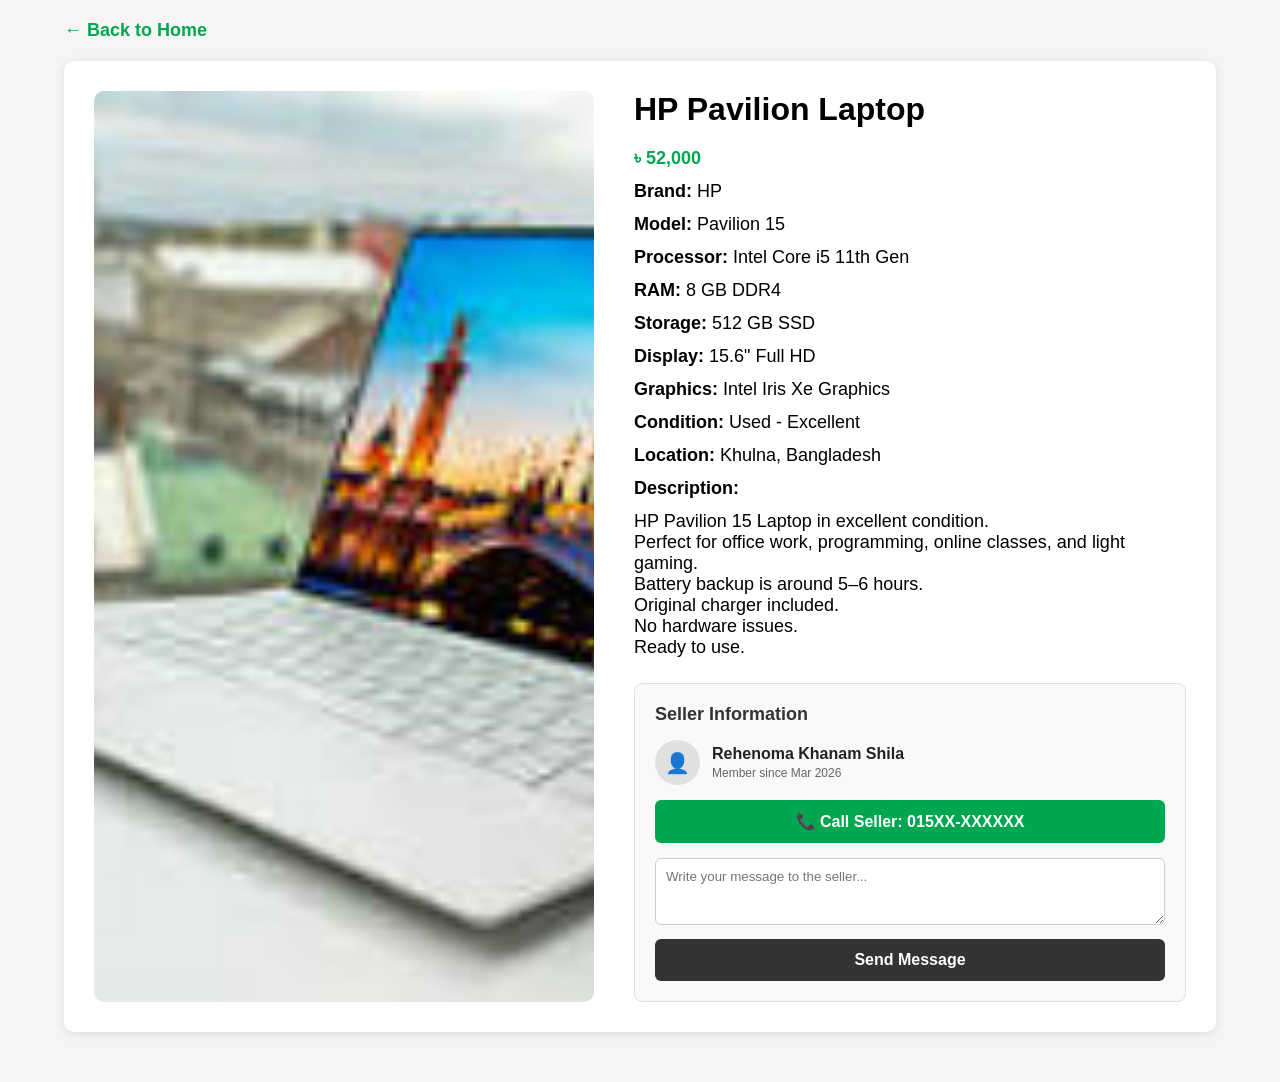
<file: laptop-details.html>
<!DOCTYPE html>
<html lang="en">
<head>
    <meta charset="UTF-8">
    <meta name="viewport" content="width=device-width, initial-scale=1.0">
    <title>HP Pavilion Laptop</title>

    <style>
    *{
        margin:0;
        padding:0;
        box-sizing:border-box;
        font-family:Arial, sans-serif;
    }

    body{
        background:#f5f5f5;
    }

    .container{
        width:90%;
        max-width:1200px;
        margin:auto;
        padding-bottom: 50px;
    }

    .back-btn{
        display:inline-block;
        margin:20px 0;
        text-decoration:none;
        color:#00a650;
        font-size:18px;
        font-weight:bold;
    }

    .details{
        display:flex;
        gap:40px;
        background:white;
        padding:30px;
        border-radius:10px;
        box-shadow:0 2px 10px rgba(0,0,0,.1);
    }

    .details img{
        width:500px;
        height: auto;
        object-fit: cover;
        border-radius:10px;
    }

    .info{
        flex:1;
    }

    .info h1{
        margin-bottom:20px;
    }

    .price{
        color:#00a650;
        font-size:35px;
        font-weight:bold;
        margin-bottom:20px;
    }

    .info p{
        margin-bottom:12px;
        font-size:18px;
    }

    /* --- Seller Contact Card Styling --- */
    .seller-contact-card {
        background-color: #f9f9f9;
        border: 1px solid #e0e0e0;
        border-radius: 8px;
        padding: 20px;
        margin-top: 25px;
    }

    .seller-contact-card h3 {
        margin-bottom: 15px;
        font-size: 18px;
        color: #333;
    }

    .seller-profile {
        display: flex;
        align-items: center;
        gap: 12px;
        margin-bottom: 15px;
    }

    .seller-avatar {
        width: 45px;
        height: 45px;
        background-color: #e0e0e0;
        border-radius: 50%;
        display: flex;
        align-items: center;
        justify-content: center;
        font-size: 20px;
    }

    .seller-details h4 {
        margin: 0;
        font-size: 16px;
        color: #222;
    }

    .seller-details .member-since {
        margin: 3px 0 0 0;
        font-size: 12px;
        color: #666;
    }

    .btn {
        display: block;
        width: 100%;
        padding: 12px 15px;
        border-radius: 6px;
        text-align: center;
        font-weight: bold;
        text-decoration: none;
        box-sizing: border-box;
        font-size: 16px;
        cursor: pointer;
        border: none;
    }

    .btn-call {
        background-color: #00a650;
        color: #ffffff;
        margin-bottom: 15px;
        transition: background-color 0.2s ease;
    }

    .btn-call:hover {
        background-color: #00863f;
    }

    .contact-form textarea {
        width: 100%;
        padding: 10px;
        border: 1px solid #ccc;
        border-radius: 6px;
        resize: vertical;
        box-sizing: border-box;
        font-family: inherit;
        margin-bottom: 10px;
    }

    .contact-form textarea:focus {
        outline: none;
        border-color: #00a650;
    }

    .btn-submit {
        background-color: #333333;
        color: #ffffff;
        transition: background-color 0.2s ease;
    }

    .btn-submit:hover {
        background-color: #111111;
    }
    </style>
</head>

<body>

<div class="container">

<a href="index.html" class="back-btn">← Back to Home</a>

<div class="details">

<img src="hp laptop.jpg" alt="HP Pavilion Laptop">

<div class="info">

<h1>HP Pavilion Laptop</h1>

<p class="price">৳ 52,000</p>

<p><strong>Brand:</strong> HP</p>

<p><strong>Model:</strong> Pavilion 15</p>

<p><strong>Processor:</strong> Intel Core i5 11th Gen</p>

<p><strong>RAM:</strong> 8 GB DDR4</p>

<p><strong>Storage:</strong> 512 GB SSD</p>

<p><strong>Display:</strong> 15.6" Full HD</p>

<p><strong>Graphics:</strong> Intel Iris Xe Graphics</p>

<p><strong>Condition:</strong> Used - Excellent</p>

<p><strong>Location:</strong> Khulna, Bangladesh</p>

<p><strong>Description:</strong></p>

<p>
HP Pavilion 15 Laptop in excellent condition.<br>
Perfect for office work, programming, online classes, and light gaming.<br>
Battery backup is around 5–6 hours.<br>
Original charger included.<br>
No hardware issues.<br>
Ready to use.
</p>

<!-- Seller Information Section -->
<div class="seller-contact-card">
    <h3>Seller Information</h3>
    
    <div class="seller-profile">
        <div class="seller-avatar">👤</div>
        <div class="seller-details">
            <h4>Rehenoma Khanam Shila</h4>
            <p class="member-since">Member since Mar 2026</p>
        </div>
    </div>

    <!-- Call Button -->
    <a href="tel:+8801900000000" class="btn btn-call">
        📞 Call Seller: 015XX-XXXXXX
    </a>

    <!-- Send Message Form -->
    <form class="contact-form">
        <textarea placeholder="Write your message to the seller..." rows="3" required></textarea>
        <button type="submit" class="btn btn-submit">Send Message</button>
    </form>
</div>

</div>

</div>

</div>

</body>
</html>
</file>
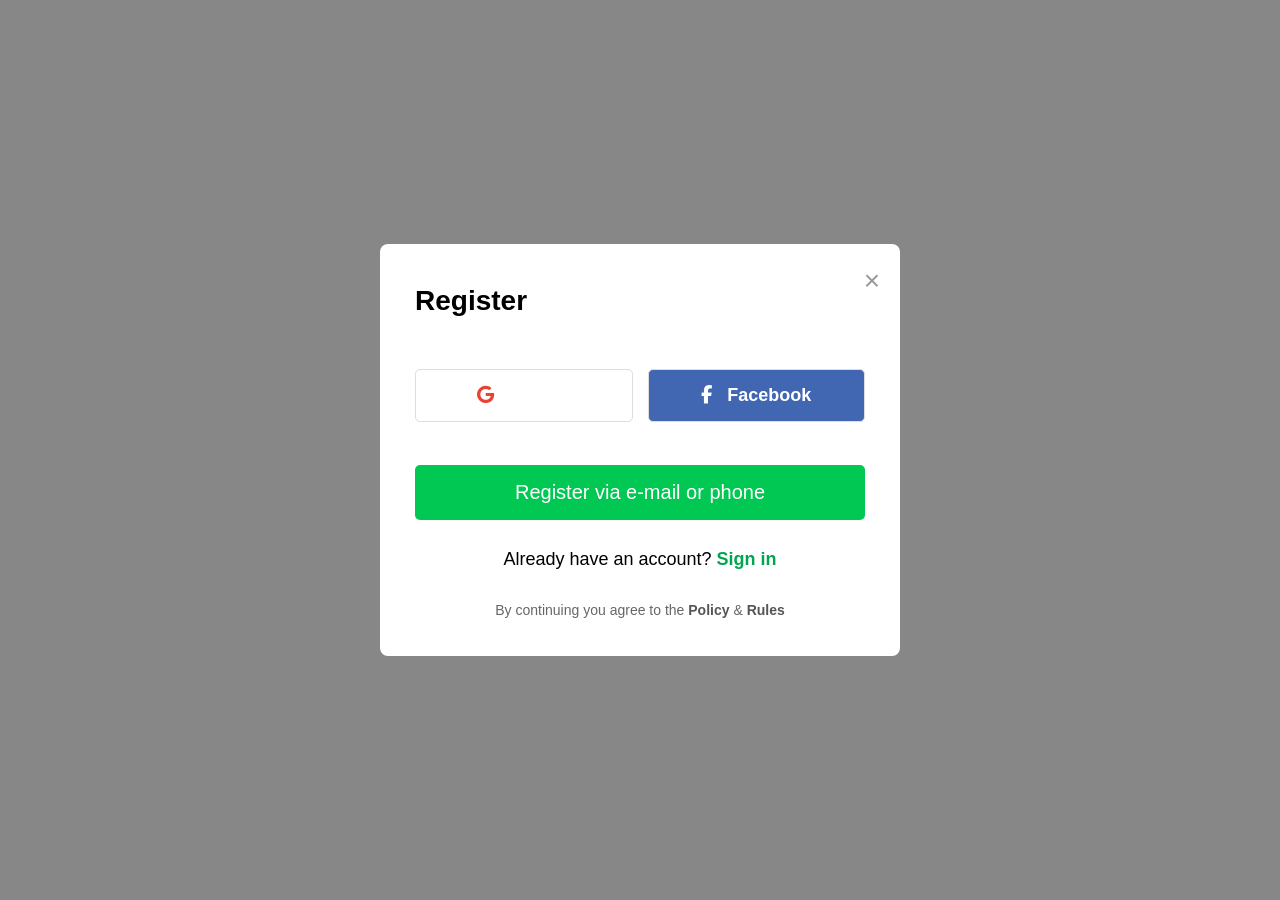
<file: Registration.html>
<!DOCTYPE html>
<html lang="en">
<head>
    <meta charset="UTF-8">
    <meta name="viewport" content="width=device-width, initial-scale=1.0">
    <title>Registration Popup</title>

    <!-- Font Awesome -->
    <link rel="stylesheet"
    href="https://cdnjs.cloudflare.com/ajax/libs/font-awesome/6.5.2/css/all.min.css">

    <link rel="stylesheet" href="style.css">
</head>
<body>

<div class="overlay">

    <div class="popup">

        <span class="close">&times;</span>

        <h2>Register</h2>

        <div class="social">

            <button class="google">
                <i class="fa-brands fa-google"></i>
                Google
            </button>

            <button class="facebook">
                <i class="fa-brands fa-facebook-f"></i>
                Facebook
            </button>

        </div>

        <button class="email-btn">
            Register via e-mail or phone
        </button>

        <p class="signin">
            Already have an account?
            <a href="#">Sign in</a>
        </p>

        <p class="terms">
            By continuing you agree to the
            <a href="#">Policy</a> &
            <a href="#">Rules</a>
        </p>

    </div>

</div>

</body>
</html>
</file>
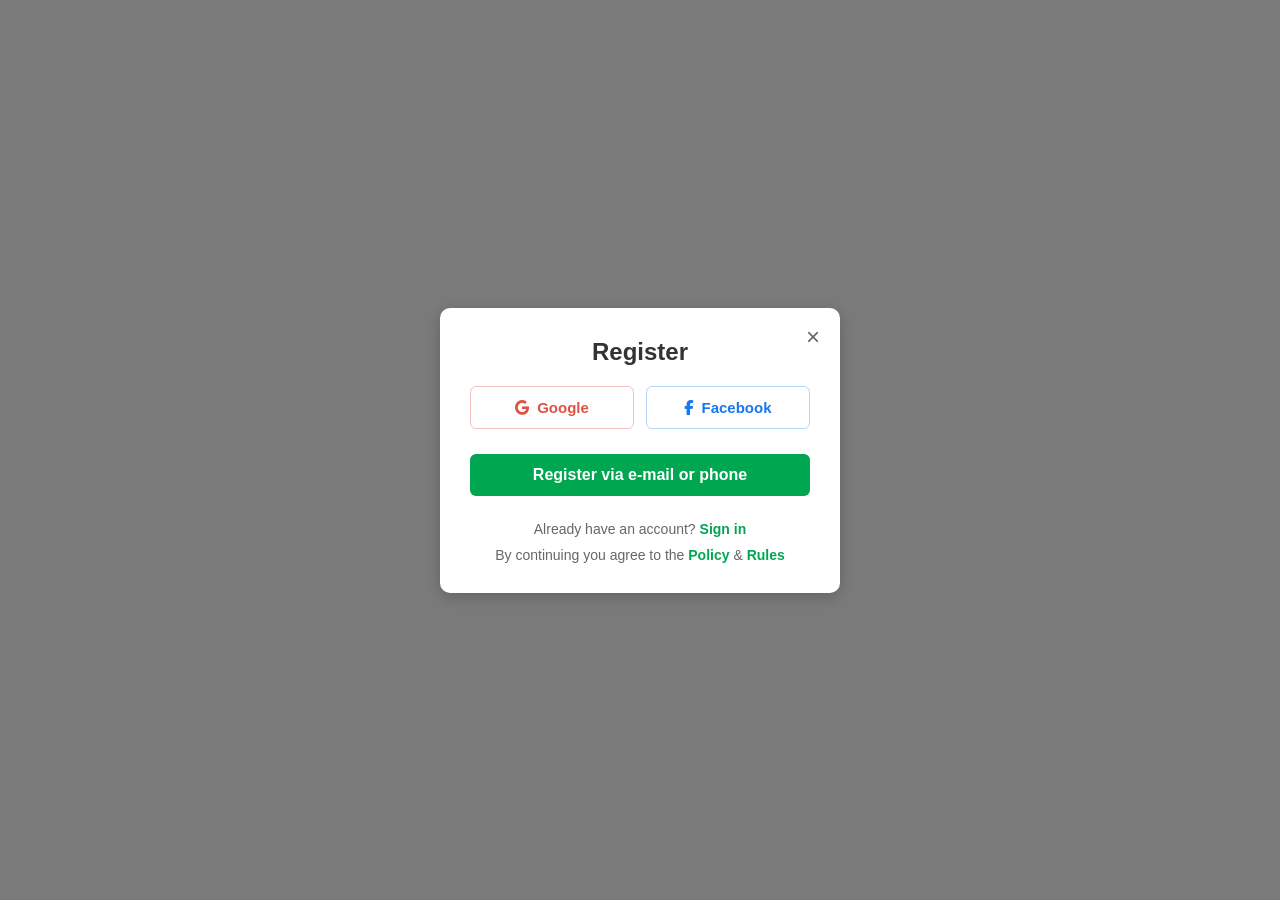
<file: signin.html>
<!DOCTYPE html>
<html lang="en">
<head>
    <meta charset="UTF-8">
    <meta name="viewport" content="width=device-width, initial-scale=1.0">
    <title>Registration & Sign In Popup</title>

    <!-- Font Awesome -->
    <link rel="stylesheet" href="https://cdnjs.cloudflare.com/ajax/libs/font-awesome/6.5.2/css/all.min.css">

    <style>
    *{
        margin:0;
        padding:0;
        box-sizing:border-box;
        font-family:Arial, sans-serif;
    }

    body{
        background:#f5f5f5;
    }

    .overlay {
        position: fixed;
        top: 0;
        left: 0;
        width: 100%;
        height: 100%;
        background: rgba(0, 0, 0, 0.5);
        display: flex;
        align-items: center;
        justify-content: center;
    }

    .popup {
        background: white;
        width: 90%;
        max-width: 400px;
        padding: 30px;
        border-radius: 10px;
        position: relative;
        box-shadow: 0 4px 15px rgba(0,0,0,0.2);
    }

    .close {
        position: absolute;
        top: 15px;
        right: 20px;
        font-size: 24px;
        cursor: pointer;
        color: #666;
    }

    .popup h2 {
        text-align: center;
        margin-bottom: 20px;
        color: #333;
    }

    /* Social Buttons Styling & Colors */
    .social {
        display: flex;
        gap: 12px;
        margin-bottom: 20px;
    }

    .social button {
        flex: 1;
        padding: 12px;
        border: 1px solid #ddd;
        border-radius: 6px;
        background: white;
        cursor: pointer;
        font-weight: bold;
        font-size: 15px;
        display: flex;
        align-items: center;
        justify-content: center;
        gap: 8px;
        transition: all 0.2s ease;
    }

    /* Google Button Styles */
    .social .google {
        color: #de5246;
        border-color: #f5c2be;
    }

    .social .google:hover {
        background-color: #de5246;
        color: white;
        border-color: #de5246;
    }

    /* Facebook Button Styles */
    .social .facebook {
        color: #1877f2;
        border-color: #b8d5fb;
    }

    .social .facebook:hover {
        background-color: #1877f2;
        color: white;
        border-color: #1877f2;
    }

    /* Active Effect on Click */
    .social button:active {
        transform: scale(0.97);
    }

    /* Input Forms Styling */
    .input-group {
        margin-bottom: 15px;
    }

    .input-group input {
        width: 100%;
        padding: 12px;
        border: 1px solid #ccc;
        border-radius: 6px;
        font-size: 14px;
        outline: none;
    }

    .input-group input:focus {
        border-color: #00a650;
    }

    .submit-btn {
        width: 100%;
        padding: 12px;
        background: #00a650;
        color: white;
        border: none;
        border-radius: 6px;
        font-size: 16px;
        font-weight: bold;
        cursor: pointer;
        margin-top: 5px;
        margin-bottom: 15px;
        transition: background 0.2s;
    }

    .submit-btn:hover {
        background: #00863f;
    }

    .submit-btn:active {
        transform: scale(0.98);
    }

    .signin, .terms {
        text-align: center;
        font-size: 14px;
        color: #666;
        margin-top: 10px;
    }

    .signin a, .terms a {
        color: #00a650;
        text-decoration: none;
        font-weight: bold;
    }

    .signin a:hover, .terms a:hover {
        text-decoration: underline;
    }

    /* Toggle Forms */
    .form-box {
        display: none;
    }

    .form-box.active {
        display: block;
    }
    </style>
</head>
<body>

<div class="overlay">

    <div class="popup">

        <span class="close">&times;</span>

        <!-- ================= 1. REGISTER POPUP ================= -->
        <div id="register-box" class="form-box active">
            <h2>Register</h2>

            <div class="social">
                <button type="button" class="google">
                    <i class="fa-brands fa-google"></i> Google
                </button>
                <button type="button" class="facebook">
                    <i class="fa-brands fa-facebook-f"></i> Facebook
                </button>
            </div>

            <button type="button" class="submit-btn">
                Register via e-mail or phone
            </button>

            <p class="signin">
                Already have an account? 
                <a href="#" id="go-to-login">Sign in</a>
            </p>

            <p class="terms">
                By continuing you agree to the 
                <a href="#">Policy</a> & 
                <a href="#">Rules</a>
            </p>
        </div>

        <!-- ================= 2. SIGN IN POPUP ================= -->
        <div id="login-box" class="form-box">
            <h2>Sign In</h2>

            <form action="#">
                <div class="input-group">
                    <input type="text" placeholder="Email or Phone number" required>
                </div>

                <div class="input-group">
                    <input type="password" placeholder="Password" required>
                </div>

                <button type="submit" class="submit-btn">Sign In</button>
            </form>

            <p class="signin">
                Don't have an account? 
                <a href="#" id="go-to-register">Register</a>
            </p>

            <p class="terms">
                By continuing you agree to the 
                <a href="#">Policy</a> & 
                <a href="#">Rules</a>
            </p>
        </div>

    </div>

</div>

<!-- JavaScript to Switch Between Register & Sign In -->
<script>
    const registerBox = document.getElementById('register-box');
    const loginBox = document.getElementById('login-box');
    const goToLogin = document.getElementById('go-to-login');
    const goToRegister = document.getElementById('go-to-register');

    // Click Sign In -> Show Login Form
    goToLogin.addEventListener('click', (e) => {
        e.preventDefault();
        registerBox.classList.remove('active');
        loginBox.classList.add('active');
    });

    // Click Register -> Show Register Options
    goToRegister.addEventListener('click', (e) => {
        e.preventDefault();
        loginBox.classList.remove('active');
        registerBox.classList.add('active');
    });
</script>

</body>
</html>
</file>
<file: style.css>
* {
  margin: 0;
  padding: 0;
  box-sizing: border-box;
}

body {
  font-family: Arial, Helvetica, sans-serif;
  background: #f5f7fa;
  line-height: 1.6;
}

.container {
  width: 90%;
  max-width: 1200px;
  margin: auto;
}

/* ===== Bikroy-style Green Navbar ===== */
.topbar {
  background: #00c73c;
  border-bottom: 1px solid #00a734;
  position: sticky;
  top: 0;
  z-index: 1000;
}

.nav {
  display: flex;
  justify-content: space-between;
  align-items: center;
  padding: 14px 0;
}

.logo-wrap {
  display: flex;
  align-items: center;
}

.menu {
  display: flex;
  align-items: center;
  gap: 12px;
}

.menu a {
  text-decoration: none;
  color: #fff;
  font-size: 18px;
  font-weight: 600;
}

.menu a:hover {
  opacity: 0.9;
}

.divider {
  color: #fff;
  font-size: 18px;
  font-weight: 600;
}
.sell-btn {
  background: #ffb020;
  color: #fff !important;
  padding: 14px 36px;
  border-radius: 12px;
  font-weight: 800;
  margin-left: 10px;
  display: inline-block;
}
*{
    margin:0;
    padding:0;
    box-sizing:border-box;
    font-family:Arial, Helvetica, sans-serif;
}

.ad-link{
    display: block;
    text-decoration: none;
    color: inherit;
}

.ad-link:hover{
    color: inherit;
}


.overlay{
    width:100%;
    height:100vh;
    background:rgba(0,0,0,.45);
    display:flex;
    justify-content:center;
    align-items:center;
}

.popup{
    width:520px;
    background:#fff;
    border-radius:8px;
    padding:35px;
    position:relative;
}

.close{
    position:absolute;
    right:20px;
    top:15px;
    font-size:28px;
    cursor:pointer;
    color:#999;
}

.popup h2{
    margin-bottom:20px;
    font-size:28px;
}

.social{
    display:flex;
    gap:15px;
    margin-bottom:18px;
}

.social button{
    flex:1;
    padding:15px;
    border-radius:5px;
    border:1px solid #ddd;
    cursor:pointer;
    font-size:18px;
    font-weight:bold;
}

.google{
    background:#fff;
}

.google i{
    color:#EA4335;
    margin-right:10px;
}

.facebook{
    background:#4267B2;
    color:#fff;
    border:none;
}

.facebook i{
    margin-right:10px;
}

.email-btn{
    width:100%;
    padding:16px;
    border:none;
    border-radius:5px;
    background:#00C853;
    color:white;
    font-size:20px;
    cursor:pointer;
    margin-bottom:25px;
}

.email-btn:hover{
    background:#00b248;
}

.signin{
    text-align:center;
    font-size:18px;
}

.signin a{
    color:#00A651;
    text-decoration:none;
    font-weight:bold;
}

.terms{
    margin-top:25px;
    text-align:center;
    color:#666;
    font-size:14px;
}

.terms a{
    color:#555;
    font-weight:bold;
    text-decoration:none;
}

/* ===== Bikroy-style Hero Section ===== */
.hero {
  background: #00c73c;
  min-height: 360px;
  display: flex;
  align-items: center;
  justify-content: center;
  border-bottom-left-radius: 34px;
  border-bottom-right-radius: 34px;
  padding: 60px 0 80px;
}

.hero-content {
  text-align: center;
}

.hero-content h1 {
  font-size: 56px;
  color: #fff;
  margin-bottom: 35px;
  font-weight: 700;
}

/* New Bikroy Search Box */
.bikroy-search-box {
  display: flex;
  justify-content: center;
  align-items: center;
  gap: 14px;
  flex-wrap: wrap;
}

.bikroy-search-box select {
  width: 240px;
  padding: 18px 20px;
  border: none;
  outline: none;
  border-radius: 12px;
  font-size: 18px;
  color: #6b7b8a;
  background: #fff;
}

.search-input-wrap {
  width: 620px;
  background: #fff;
  border-radius: 12px;
  display: flex;
  align-items: center;
  overflow: hidden;
}

.search-input-wrap input {
  flex: 1;
  border: none;
  outline: none;
  padding: 18px 22px;
  font-size: 18px;
  color: #333;
}

.search-icon-btn {
  width: 70px;
  height: 60px;
  border: none;
  background: #fff;
  font-size: 24px;
  cursor: pointer;
  color: #7c93a6;
}
/* Tyota axio 2018 */
*{
    margin:0;
    padding:0;
    box-sizing:border-box;
    font-family:Arial, sans-serif;
}

body{
    background:#f5f5f5;
}

.container{
    width:90%;
    max-width:1200px;
    margin:auto;
}

.back-btn{
    display:inline-block;
    margin:20px 0;
    text-decoration:none;
    color:#00a650;
    font-size:18px;
    font-weight:bold;
}

.details{
    display:flex;
    gap:40px;
    background:white;
    padding:30px;
    border-radius:10px;
    box-shadow:0 2px 10px rgba(0,0,0,.1);
}

.details img{
    width:450px;
    border-radius:10px;
}

.info{
    flex:1;
}

.info h1{
    margin-bottom:20px;
}

.price{
    color:#00a650;
    font-size:35px;
    font-weight:bold;
    margin-bottom:20px;
}

.info p{
    margin-bottom:10px;
    font-size:18px;
}

button{
    margin-top:25px;
    padding:15px 30px;
    border:none;
    background:#00a650;
    color:white;
    font-size:18px;
    border-radius:5px;
    cursor:pointer;
}

button:hover{
    background:#00863f;
}

/* Sections */
section {
  padding: 60px 0;
}

section h2 {
  font-size: 30px;
  margin-bottom: 25px;
  color: #111827;
}

/* Categories */
.categories-grid {
  display: grid;
  grid-template-columns: repeat(4, 1fr);
  gap: 20px;
}

.category-card {
  background: #fff;
  padding: 25px 20px;
  border-radius: 14px;
  text-align: center;
  box-shadow: 0 6px 18px rgba(0, 0, 0, 0.06);
  transition: 0.3s;
}

.category-card:hover {
  transform: translateY(-6px);
}

.category-card .icon {
  font-size: 40px;
  margin-bottom: 12px;
}

.category-card h3 {
  font-size: 20px;
  margin-bottom: 6px;
}

.category-card p {
  color: #6b7280;
}

/* Featured */
.section-header {
  display: flex;
  justify-content: space-between;
  align-items: center;
  margin-bottom: 25px;
}

.section-header a {
  text-decoration: none;
  color: #e11d48;
  font-weight: 700;
}

.ads-grid {
  display: grid;
  grid-template-columns: repeat(3, 1fr);
  gap: 24px;
}

.ad-card {
  background: #fff;
  border-radius: 14px;
  overflow: hidden;
  box-shadow: 0 8px 22px rgba(0, 0, 0, 0.08);
  transition: 0.3s;
}

.ad-card:hover {
  transform: translateY(-5px);
}

.ad-card img {
  width: 100%;
  height: 220px;
  object-fit: cover;
}

.ad-info {
  padding: 18px;
}

.ad-info h3 {
  font-size: 20px;
  margin-bottom: 10px;
  color: #111827;
}

.price {
  font-size: 22px;
  font-weight: 800;
  color: #e11d48;
  margin-bottom: 8px;
}

.location {
  color: #6b7280;
  font-size: 15px;
}

/* CTA */
.cta {
  background: #111827;
  color: #fff;
}

.cta-box {
  display: flex;
  justify-content: space-between;
  align-items: center;
  gap: 20px;
}

.cta h2 {
  color: #fff;
  margin-bottom: 10px;
}

.cta-btn {
  text-decoration: none;
  background: #facc15;
  color: #111;
  padding: 14px 24px;
  border-radius: 10px;
  font-weight: 800;
}

/* Quick Links */
.quick-grid {
  display: grid;
  grid-template-columns: repeat(4, 1fr);
  gap: 20px;
}

.quick-card {
  background: #fff;
  padding: 24px;
  border-radius: 14px;
  box-shadow: 0 6px 18px rgba(0, 0, 0, 0.06);
}

.quick-card h3 {
  margin-bottom: 14px;
  color: #111827;
}

.quick-card ul {
  list-style: none;
}

.quick-card ul li {
  margin-bottom: 10px;
  color: #4b5563;
}

/* Footer */
.footer {
  background: #111827;
  color: #fff;
  margin-top: 40px;
  padding-top: 50px;
}

.footer-grid {
  display: grid;
  grid-template-columns: repeat(4, 1fr);
  gap: 30px;
  padding-bottom: 30px;
}

.footer h3,
.footer h4 {
  margin-bottom: 15px;
}

.footer ul {
  list-style: none;
}

.footer ul li {
  margin-bottom: 10px;
}

.footer a {
  color: #d1d5db;
  text-decoration: none;
}

.footer a:hover {
  color: #fff;
}

.copyright {
  text-align: center;
  border-top: 1px solid #374151;
  padding: 18px 0;
  color: #d1d5db;
  font-size: 14px;
}

/* Responsive */
@media (max-width: 992px) {
  .categories-grid,
  .quick-grid {
    grid-template-columns: repeat(2, 1fr);
  }

  .ads-grid {
    grid-template-columns: repeat(2, 1fr);
  }

  .hero-content h1 {
    font-size: 32px;
  }

  .cta-box {
    flex-direction: column;
    text-align: center;
  }
}

@media (max-width: 768px) {
  .nav {
    flex-direction: column;
    gap: 15px;
  }

  .menu {
    flex-wrap: wrap;
    justify-content: center;
  }

  .categories-grid,
  .ads-grid,
  .quick-grid,
  .footer-grid {
    grid-template-columns: 1fr;
  }

  .hero-content h1 {
    font-size: 28px;
  }

  .search-box input,
  .search-box select,
  .search-box button {
    width: 100%;
  }
}
</file>
